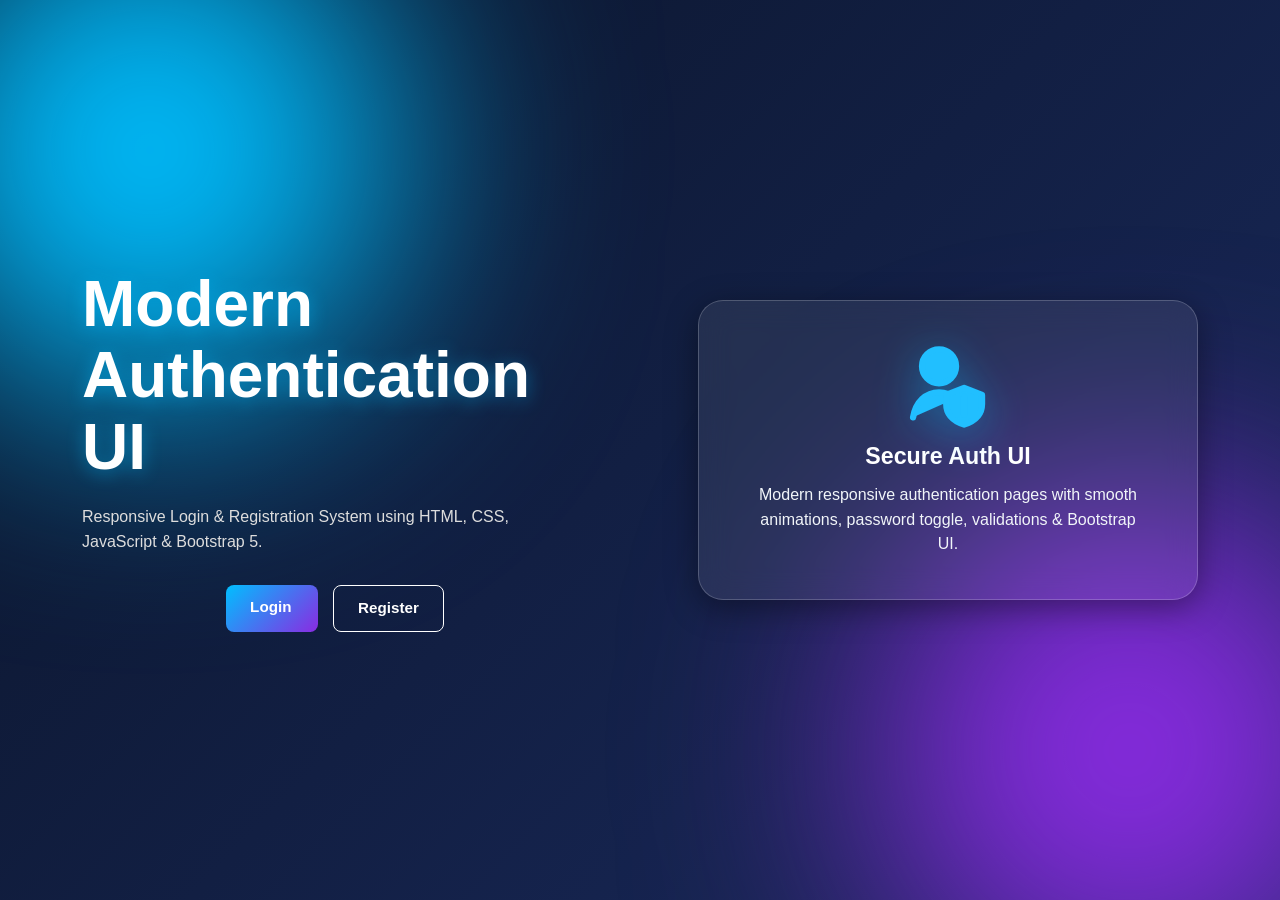
<file: index.html>
<!DOCTYPE html>
<html lang="en">
<head>
  <meta charset="UTF-8" />
  <meta name="viewport" content="width=device-width, initial-scale=1.0"/>
  <title>Interactive UI</title>

  <link href="https://cdn.jsdelivr.net/npm/bootstrap@5.3.3/dist/css/bootstrap.min.css" rel="stylesheet">
  <link rel="stylesheet" href="style.css">
</head>

<body>

  <div class="bg-animation"></div>

  <main class="container hero-section landing-hero">

    <section class="landing-content">

      <h1 class="main-title">
        Modern<br>
        Authentication UI
      </h1>

      <p class="subtitle">
        Responsive Login & Registration System using HTML, CSS,
        JavaScript & Bootstrap 5.
      </p>

      <div class="button-group landing-actions">

        <a href="login.html" class="custom-btn">
          Login
        </a>

        <a href="register.html" class="custom-btn secondary-btn">
          Register
        </a>

      </div>

    </section>

    <section class="glass-card landing-feature text-center">

      <div class="feature-icon" aria-hidden="true">
        <svg viewBox="0 0 96 96" role="img">
          <path d="M38 45c10.5 0 19-8.5 19-19S48.5 7 38 7 19 15.5 19 26s8.5 19 19 19Z"/>
          <path d="M9 83c2.9-17.2 14.2-28 29-28 7.1 0 13.3 2.5 18.1 7"/>
          <path d="M66 50 86 58v10c0 11.3-7.6 18.9-20 23-12.4-4.1-20-11.7-20-23V58l20-8Z"/>
          <path d="M66 60v20"/>
        </svg>
      </div>

      <h2>
        Secure Auth UI
      </h2>

      <p>
        Modern responsive authentication pages with smooth animations,
        password toggle, validations & Bootstrap UI.
      </p>

    </section>

  </main>

</body>
</html>
</file>
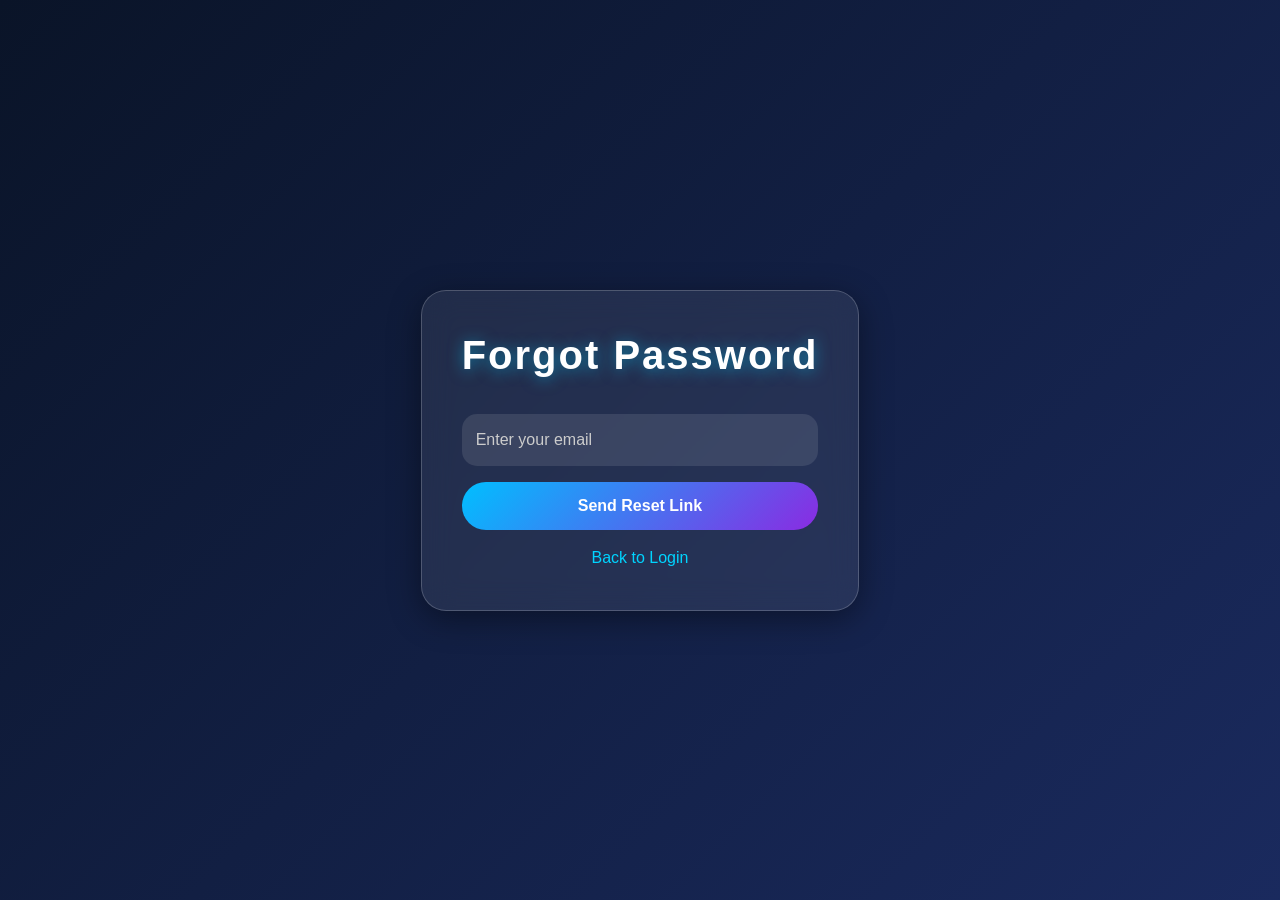
<file: forgot.html>
<!DOCTYPE html>
<html lang="en">
<head>
  <meta charset="UTF-8" />
  <meta name="viewport" content="width=device-width, initial-scale=1.0"/>
  <title>Forgot Password</title>

  <link
    href="https://cdn.jsdelivr.net/npm/bootstrap@5.3.3/dist/css/bootstrap.min.css"
    rel="stylesheet"
  />

  <link rel="stylesheet" href="style.css" />
</head>

<body>

<div class="auth-container">

  <div class="glass-card">

    <h2 class="text-center mb-4">Forgot Password</h2>

    <form id="forgotForm">

      <div class="mb-3">
        <input
          type="email"
          class="form-control custom-input"
          placeholder="Enter your email"
          required
        />
      </div>

      <button type="submit" class="btn custom-btn w-100">
        Send Reset Link
      </button>

      <div class="text-center mt-3">
        <a href="login.html" class="auth-link">
          Back to Login
        </a>
      </div>

    </form>

  </div>

</div>

<script src="script.js"></script>

</body>
</html>
</file>
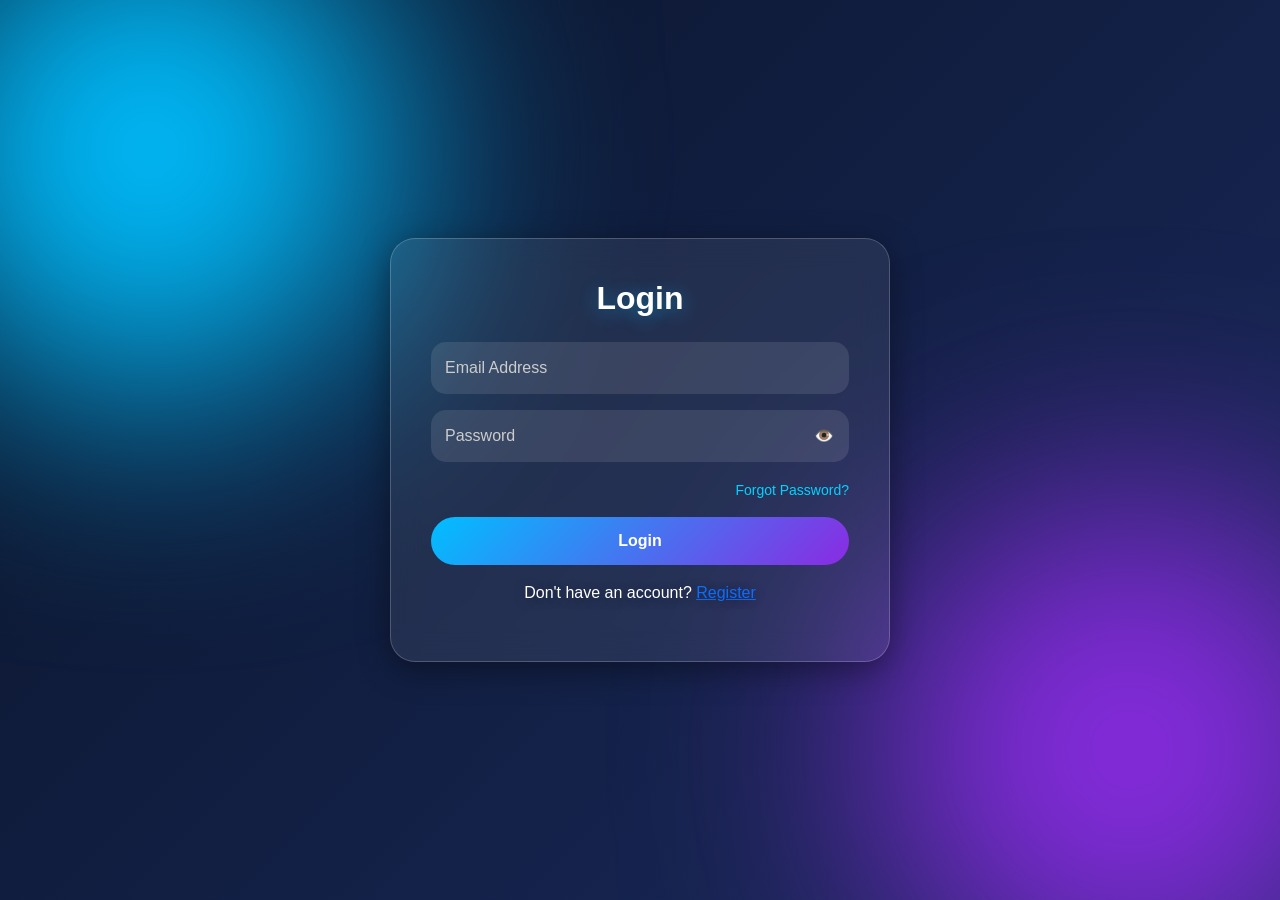
<file: login.html>
<!DOCTYPE html>
<html lang="en">
<head>
  <meta charset="UTF-8">
  <meta name="viewport" content="width=device-width, initial-scale=1.0">

  <title>Login</title>

  <link href="https://cdn.jsdelivr.net/npm/bootstrap@5.3.3/dist/css/bootstrap.min.css" rel="stylesheet">

  <link rel="stylesheet" href="style.css">
</head>

<body>

<div class="bg-animation"></div>

<div class="container d-flex justify-content-center align-items-center vh-100">

  <div class="glass-card form-card">

    <h2 class="text-center mb-4">
      Login
    </h2>

    <form id="loginForm">

      <div class="mb-3">
        <input
          type="email"
          class="form-control custom-input"
          placeholder="Email Address"
          required
        >
      </div>

      <div class="mb-3 position-relative">

        <input
          type="password"
          class="form-control custom-input"
          id="loginPassword"
          placeholder="Password"
          required
        >

        <span class="toggle-password" onclick="togglePassword('loginPassword')">
          👁️
        </span>

      </div>

      <div class="extra-links">
        <a href="forgot.html">Forgot Password?</a>
      </div>

      <button type="submit" class="custom-btn w-100">
        Login
      </button>

    </form>

    <p class="text-center mt-3">
      Don't have an account?
      <a href="register.html">Register</a>
    </p>

  </div>

</div>

<div id="toast" class="toast-message">
  Login Successful 🚀
</div>

<script src="script.js"></script>

</body>
</html>
</file>
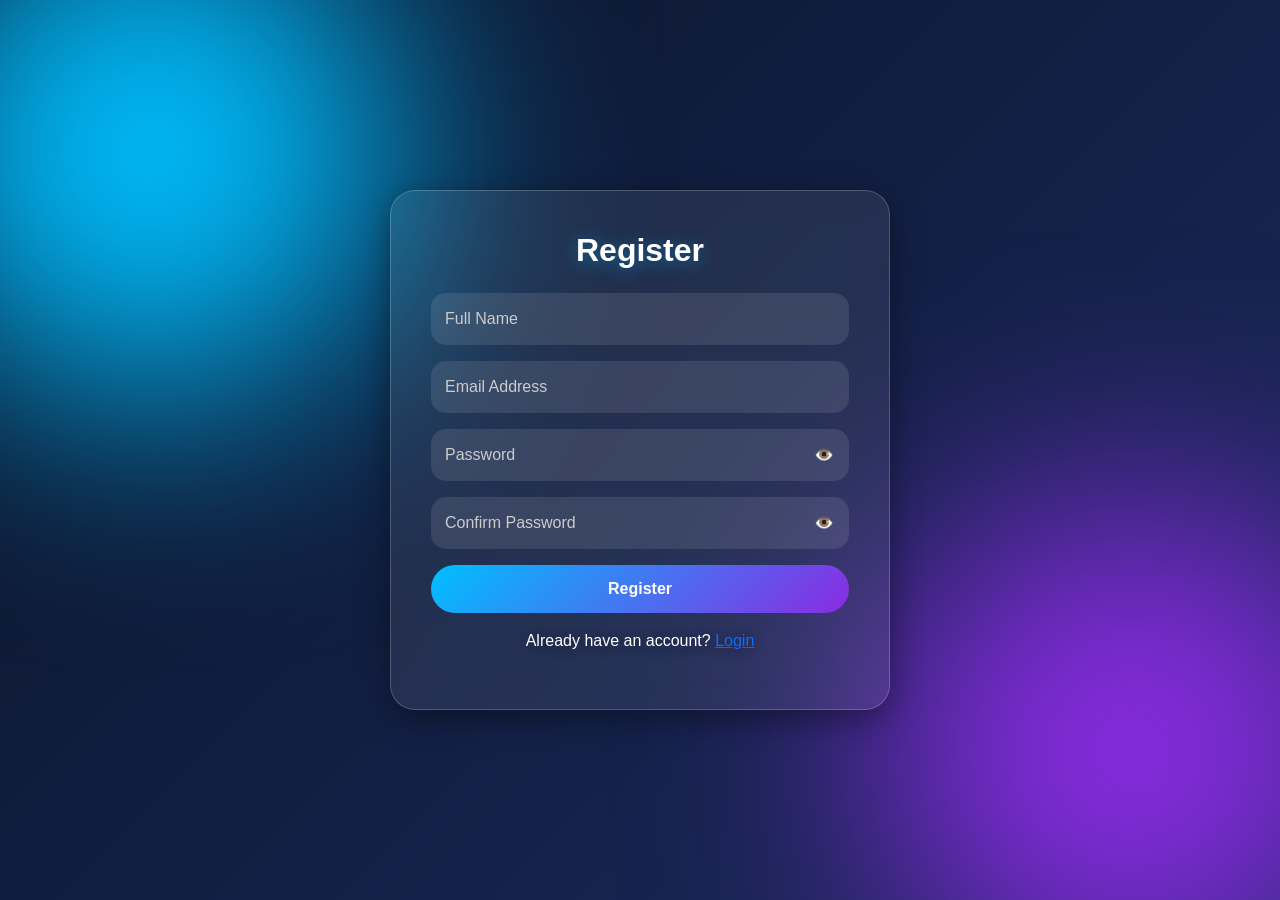
<file: register.html>
<!DOCTYPE html>
<html lang="en">
<head>

  <meta charset="UTF-8">
  <meta name="viewport" content="width=device-width, initial-scale=1.0">

  <title>Register</title>

  <link href="https://cdn.jsdelivr.net/npm/bootstrap@5.3.3/dist/css/bootstrap.min.css" rel="stylesheet">

  <link rel="stylesheet" href="style.css">

</head>

<body>

<div class="bg-animation"></div>

<div class="container d-flex justify-content-center align-items-center vh-100">

  <div class="glass-card form-card">

    <h2 class="text-center mb-4">
      Register
    </h2>

    <form id="registerForm">

      <div class="mb-3">
        <input
          type="text"
          class="form-control custom-input"
          placeholder="Full Name"
          required
        >
      </div>

      <div class="mb-3">
        <input
          type="email"
          class="form-control custom-input"
          placeholder="Email Address"
          required
        >
      </div>

      <div class="mb-3 position-relative">

        <input
          type="password"
          class="form-control custom-input"
          id="password"
          placeholder="Password"
          required
        >

        <span class="toggle-password" onclick="togglePassword('password')">
          👁️
        </span>

      </div>

      <div class="mb-3 position-relative">

        <input
          type="password"
          class="form-control custom-input"
          id="confirmPassword"
          placeholder="Confirm Password"
          required
        >

        <span class="toggle-password" onclick="togglePassword('confirmPassword')">
          👁️
        </span>

      </div>

      <button type="submit" class="custom-btn w-100">
        Register
      </button>

    </form>

    <p class="text-center mt-3">
      Already have an account?
      <a href="login.html">Login</a>
    </p>

  </div>

</div>

<div id="toast" class="toast-message">
  Registration Successful 🎉
</div>

<script src="script.js"></script>

</body>
</html>
</file>
<file: style.css>
*{
  margin:0;
  padding:0;
  box-sizing:border-box;
}

body {
  display: flex;
  justify-content: center;
  align-items: center;
  min-height: 100vh;
  margin: 0;
  background: linear-gradient(135deg, #0a1428 0%, #1a2a5e 100%);
  font-family: 'Segoe UI', Tahoma, Geneva, Verdana, sans-serif;
}

.bg-animation{
  position:fixed;
  inset:0;
  overflow:hidden;
  pointer-events:none;
}

/* Background Animation */

.bg-animation::before,
.bg-animation::after{
  content:'';
  position:absolute;
  width:500px;
  height:500px;
  border-radius:50%;
  filter:blur(120px);
  animation:float 8s infinite alternate;
}

.bg-animation::before{
  background:#00bfff;
  top:-100px;
  left:-100px;
}

.bg-animation::after{
  background:#8a2be2;
  bottom:-100px;
  right:-100px;
}

@keyframes float{
  from{
    transform:translateY(0px);
  }
  to{
    transform:translateY(50px);
  }
}

/* Hero */

.hero-section{
  height:100vh;
  display:flex;
  justify-content:center;
  align-items:center;
}

.landing-hero{
  gap:110px;
  justify-content:space-between;
  position:relative;
  z-index:1;
}

.landing-content{
  max-width:520px;
  animation:fadeIn 1s ease;
}

.landing-content .main-title{
  font-size:4rem;
  line-height:1.12;
  margin-bottom:20px;
}

.landing-content .subtitle{
  max-width:480px;
  line-height:1.6;
}

.landing-actions{
  justify-content:flex-start;
  margin-top:25px;
}

.landing-actions .custom-btn{
  min-width:92px;
  padding:11px 24px;
  border-radius:8px;
  font-size:0.95rem;
}

/* Glass Card */

.glass-card{
  width:100%;
  max-width:450px;
  padding:40px;
  border-radius:25px;
  background:rgba(255,255,255,0.08);
  backdrop-filter:blur(15px);
  border:1px solid rgba(255,255,255,0.2);
  box-shadow:0 8px 32px rgba(0,0,0,0.4);
  animation:fadeIn 1s ease;
}

.main-title{
  font-size:3rem;
  font-weight:bold;
  color:#ffffff;
  text-shadow:0 3px 18px rgba(0,191,255,0.45);
}

.subtitle{
  margin-top:15px;
  color:#ddd;
}

.landing-feature{
  max-width:500px;
  padding:42px 50px;
}

.landing-feature h2{
  margin-top:14px;
  margin-bottom:12px;
  color:#ffffff;
  font-size:1.45rem;
  font-weight:700;
}

.landing-feature p{
  color:#f1f5f9;
  line-height:1.55;
  margin:0;
}

.feature-icon{
  width:86px;
  height:86px;
  margin:0 auto;
  color:#21bfff;
  filter:drop-shadow(0 8px 22px rgba(0,191,255,0.42));
}

.feature-icon svg{
  width:100%;
  height:100%;
  fill:currentColor;
  stroke:currentColor;
  stroke-width:7;
  stroke-linecap:round;
  stroke-linejoin:round;
}

/* Buttons */

.button-group{
  margin-top:30px;
  display:flex;
  gap:15px;
  justify-content:center;
}

.custom-btn{
  padding:12px 30px;
  border:none;
  border-radius:30px;
  background:linear-gradient(135deg,#00bfff,#8a2be2);
  color:white;
  text-decoration:none;
  font-weight:bold;
  transition:0.4s;
  display:inline-block;
}

.custom-btn:hover{
  transform:translateY(-5px) scale(1.05);
  box-shadow:0 10px 25px rgba(0,191,255,0.5);
}

.secondary-btn{
  background:transparent;
  border:1px solid white;
}

/* Forms */

.form-card{
  max-width:500px;
}

.form-card h2{
  color:#ffffff;
  font-weight:700;
  text-shadow:0 3px 18px rgba(0,191,255,0.45);
}

.form-card p{
  color:#ffffff;
  text-shadow:0 2px 12px rgba(0,0,0,0.35);
}

.custom-input{
  background:rgba(255,255,255,0.1);
  border:none;
  color:white;
  padding:14px;
  border-radius:15px;
}

.custom-input:focus{
  background:rgba(255,255,255,0.15);
  box-shadow:0 0 15px rgba(0,191,255,0.5);
  color:white;
}

.custom-input::placeholder{
  color:#ccc;
}

/* Toggle Password */

.toggle-password{
  position:absolute;
  right:15px;
  top:50%;
  transform:translateY(-50%);
  cursor:pointer;
}

/* Toast */

.toast-message{
  position:fixed;
  bottom:20px;
  right:20px;
  background:#00bfff;
  color:white;
  padding:15px 25px;
  border-radius:10px;
  opacity:0;
  transition:0.5s;
}

.toast-show{
  opacity:1;
}

/* Extra Links */

.extra-links {
  text-align: right;
  margin-bottom: 15px;
}

.extra-links a {
  color: #00d4ff;
  text-decoration: none;
  font-size: 14px;
}

.extra-links a:hover {
  text-decoration: underline;
}

.auth-link {
  color: #00d4ff;
  text-decoration: none;
}

.auth-link:hover {
  text-decoration: underline;
}

/* Auth Container */

.auth-container h2 {
  font-size: 40px !important;
  color: #ffffff !important;
  text-align: center !important;
  margin-bottom: 35px !important;
  font-weight: 700 !important;
  letter-spacing: 2px !important;
  text-shadow: 0 2px 15px rgba(0, 212, 255, 0.5) !important;
}

.auth-container p {
  color: #d0d0d0 !important;
  font-size: 15px !important;
  text-align: center !important;
}

.auth-container p a {
  color: #00d4ff !important;
  text-decoration: none !important;
  font-weight: 600 !important;
}

/* Animation */

@keyframes fadeIn{
  from{
    opacity:0;
    transform:translateY(30px);
  }
  to{
    opacity:1;
    transform:translateY(0);
  }
}

/* Responsive */

@media(max-width:576px){

  .glass-card{
    padding:25px;
  }

  .main-title{
    font-size:2rem;
  }

  .button-group{
    flex-direction:column;
  }

}

@media(max-width:992px){

  .landing-hero{
    height:auto;
    min-height:100vh;
    flex-direction:column;
    justify-content:center;
    gap:35px;
    padding-top:60px;
    padding-bottom:60px;
    text-align:center;
  }

  .landing-actions{
    justify-content:center;
  }

  .landing-content .main-title{
    font-size:3rem;
  }

}

@media(max-width:576px){

  .landing-content .main-title{
    font-size:2.35rem;
  }

  .landing-actions{
    width:100%;
  }

  .landing-actions .custom-btn{
    width:100%;
  }

  .landing-feature{
    padding:30px 24px;
  }

}
</file>
